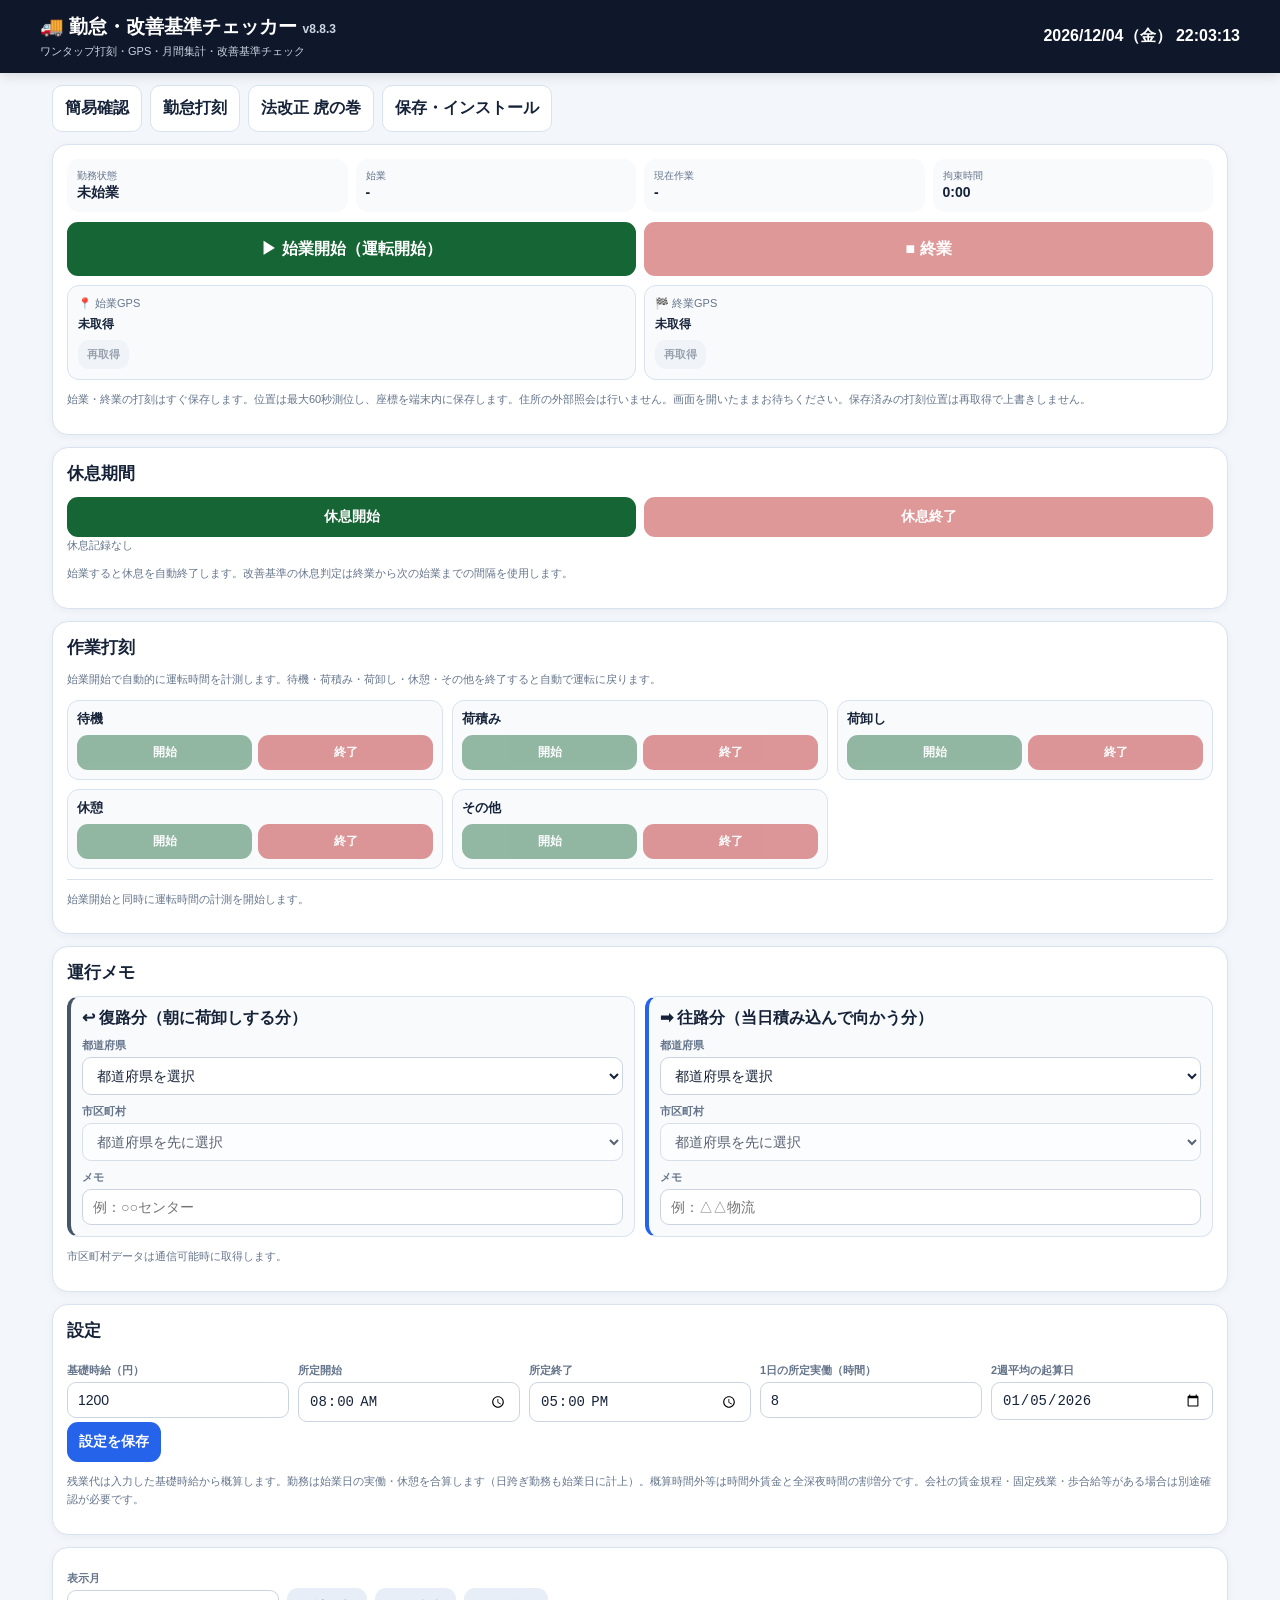
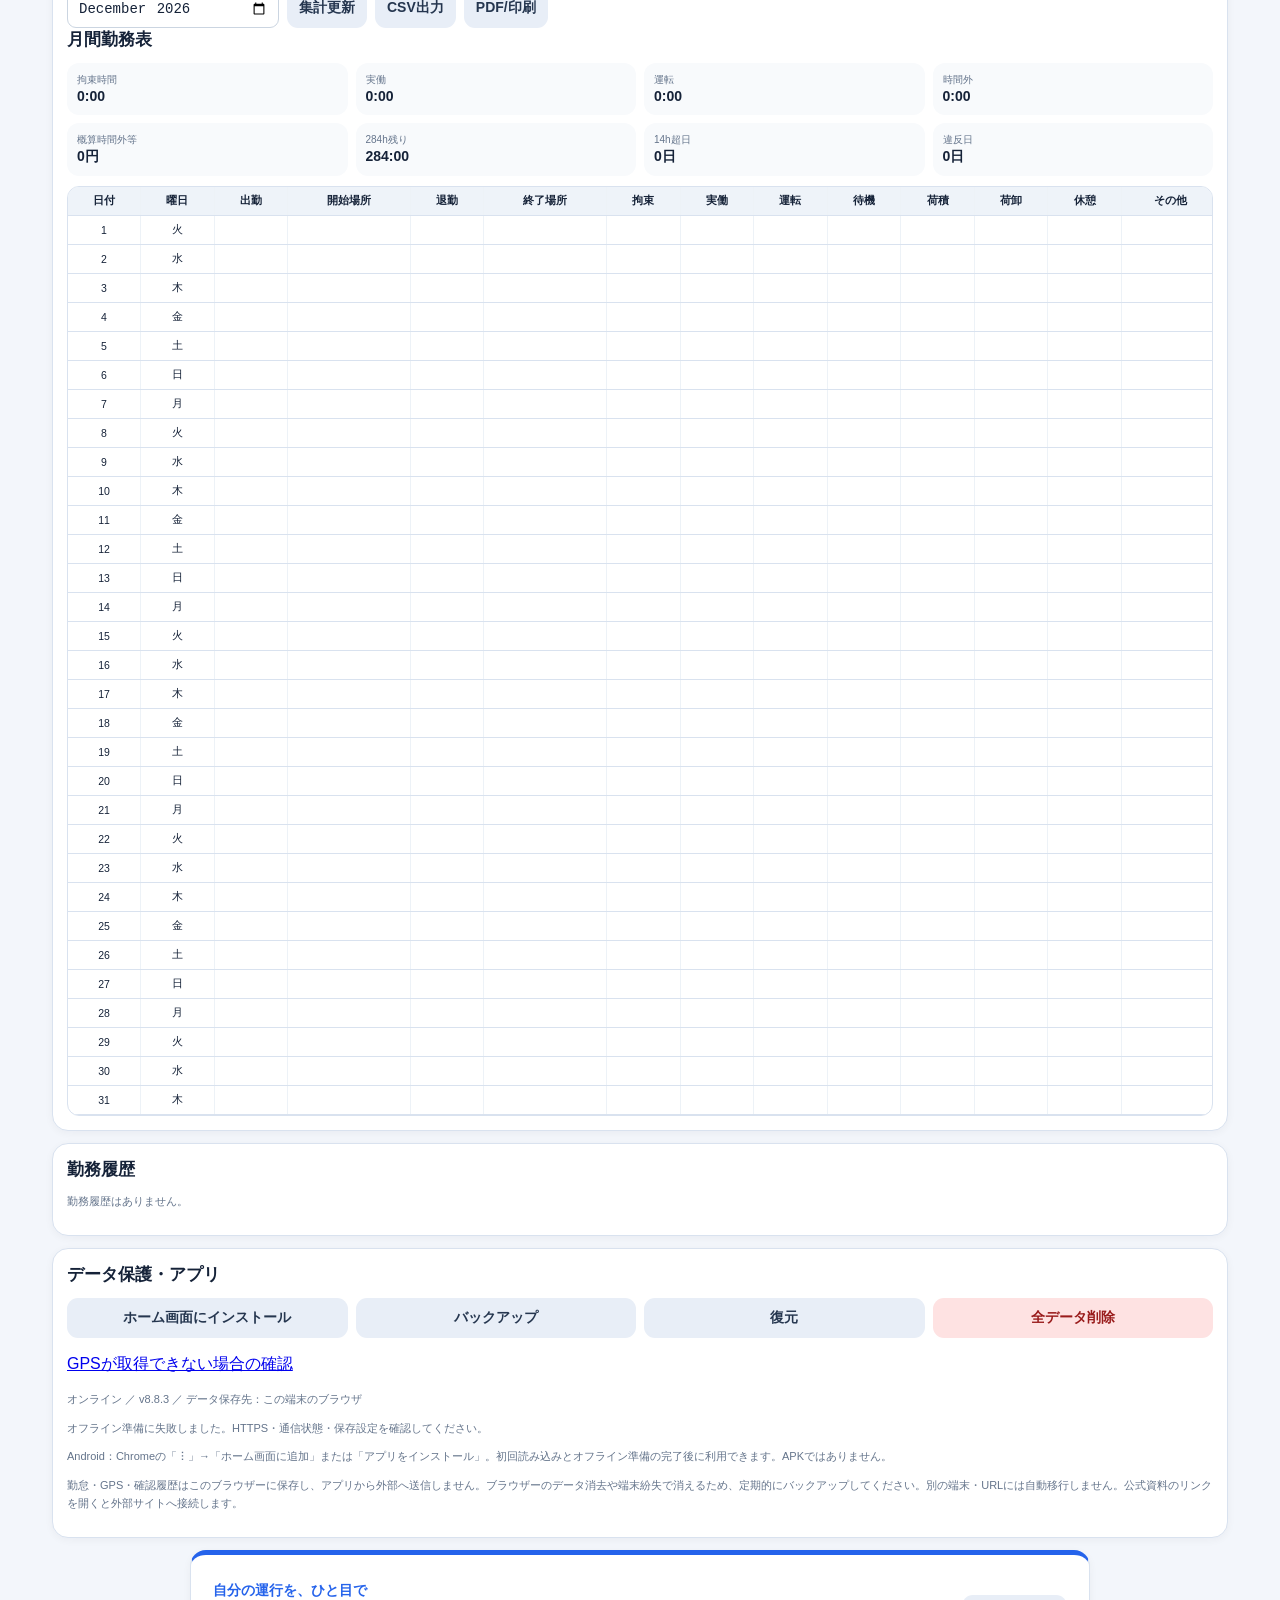
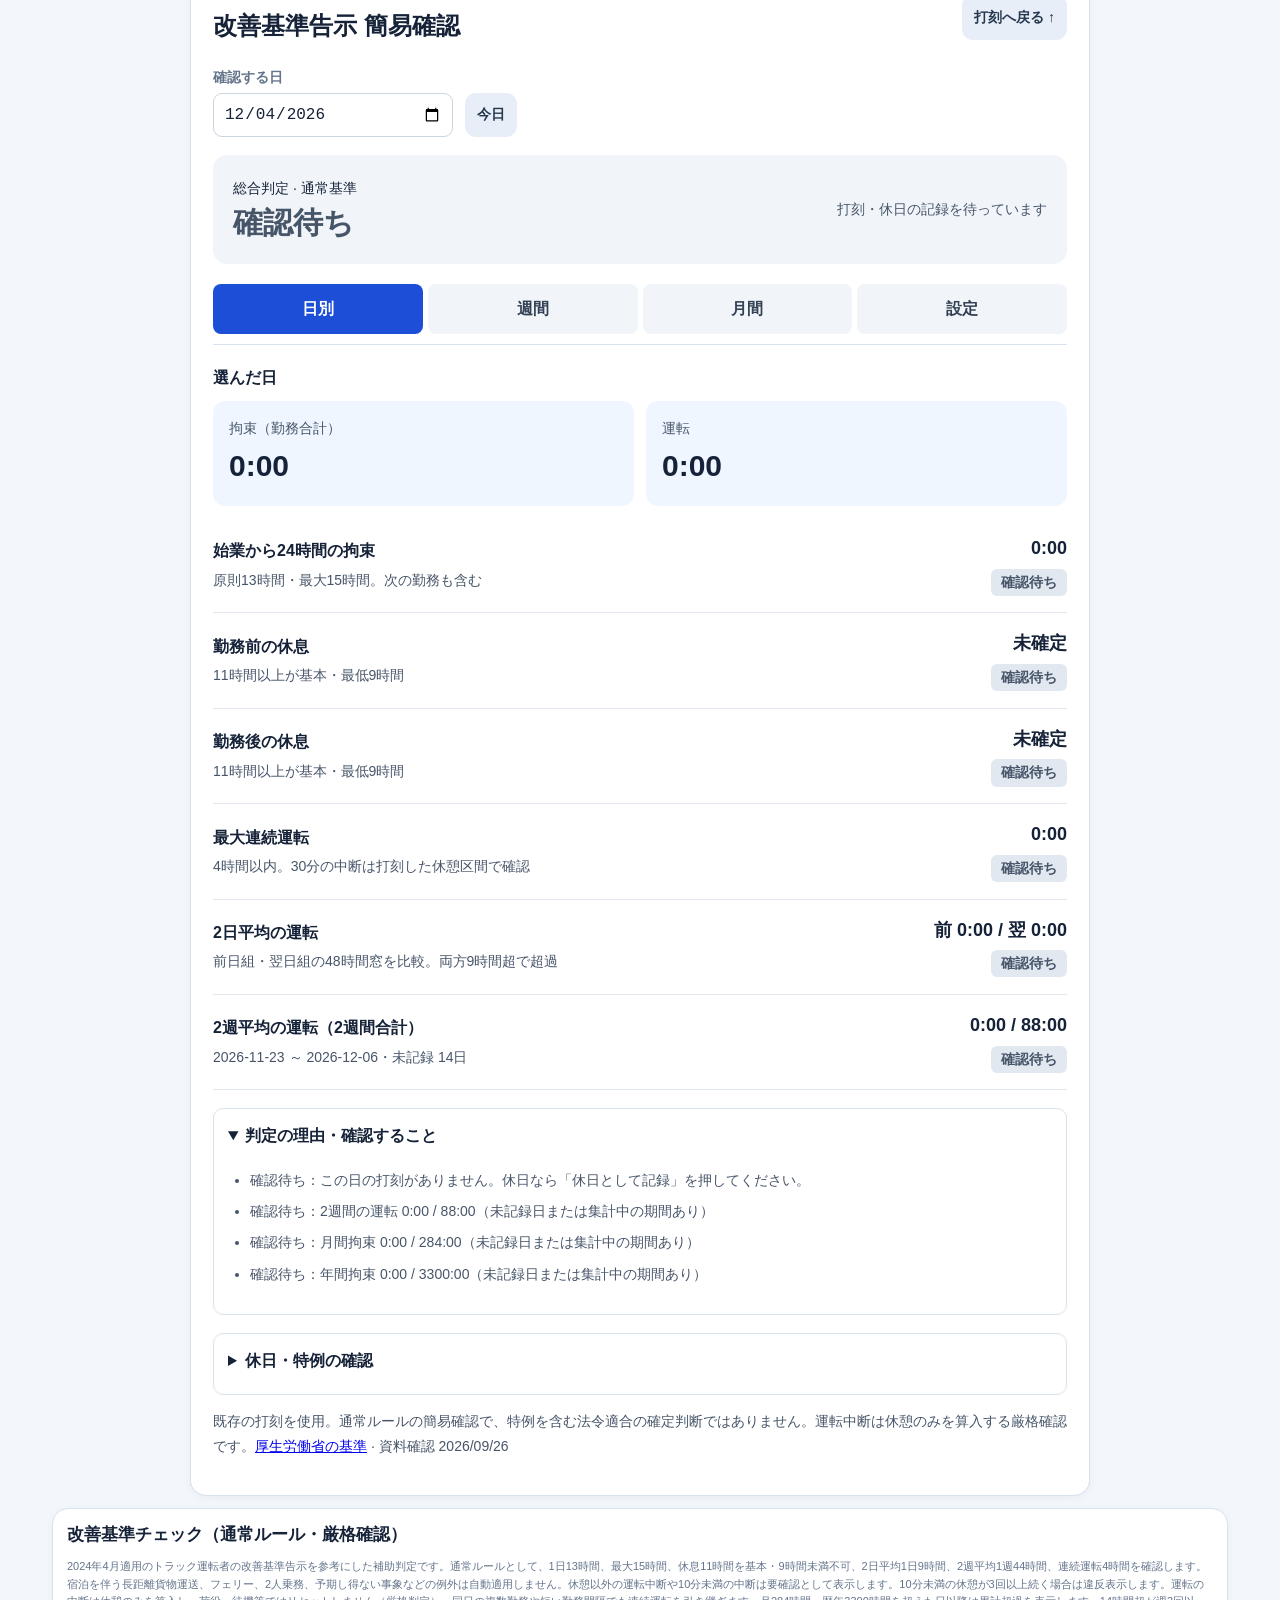
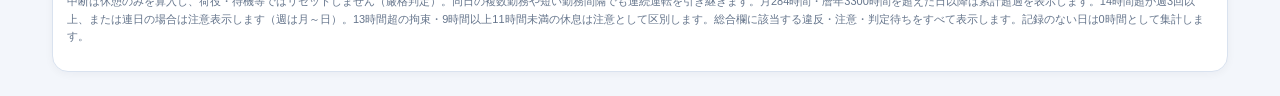
<file: index.html>
<!doctype html>
<html lang="ja">
<head>
  <meta charset="utf-8">
  <meta name="viewport" content="width=device-width,initial-scale=1,viewport-fit=cover">
  <meta name="theme-color" content="#0f172a">
  <meta name="description" content="トラック運転者向けの勤怠・改善基準チェックPWA">
  <title>運送業 勤怠・改善基準チェッカー v8.8.3</title>
  <link rel="manifest" href="manifest.webmanifest">
  <link rel="icon" href="icon-192.png">
  <link rel="apple-touch-icon" href="icon-192.png">
  <link rel="stylesheet" href="style.css?v=8.8.3">
  <meta name="mobile-web-app-capable" content="yes">
  <meta name="apple-mobile-web-app-capable" content="yes">
  <meta name="apple-mobile-web-app-status-bar-style" content="black-translucent">
</head>
<body>
<header>
  <div class="header-row">
    <div><h1>🚚 勤怠・改善基準チェッカー <small>v8.8.3</small></h1><p>ワンタップ打刻・GPS・月間集計・改善基準チェック</p></div>
    <div id="liveClock" class="clock">--</div>
  </div>
</header>
<main>
  <nav class="app-nav no-print" aria-label="アプリ内移動"><a href="#quickCheck">簡易確認</a><a href="#statusCard">勤怠打刻</a><button id="openLawGuideBtn" type="button" aria-haspopup="dialog" aria-controls="lawGuideDialog">法改正 虎の巻</button><a href="#dataProtection">保存・インストール</a></nav>
  <section class="card no-print" id="statusCard">
    <div class="status-grid">
      <div><span>勤務状態</span><strong id="shiftState">未始業</strong></div>
      <div><span>始業</span><strong id="shiftStartText">-</strong></div>
      <div><span>現在作業</span><strong id="activeTypeText">-</strong></div>
      <div><span>拘束時間</span><strong id="elapsedText">0:00</strong></div>
    </div>
    <div class="main-actions">
      <button id="startShiftBtn" class="btn start big">▶ 始業開始（運転開始）</button>
      <button id="endShiftBtn" class="btn end big">■ 終業</button>
    </div>
    <div class="gps-grid">
      <div class="gps-box"><span>📍 始業GPS</span><strong id="startGpsText">未取得</strong><button id="retryStartGpsBtn" class="btn soft small">再取得</button></div>
      <div class="gps-box"><span>🏁 終業GPS</span><strong id="endGpsText">未取得</strong><button id="retryEndGpsBtn" class="btn soft small">再取得</button></div>
    </div>
    <p class="hint">始業・終業の打刻はすぐ保存します。位置は最大60秒測位し、座標を端末内に保存します。住所の外部照会は行いません。画面を開いたままお待ちください。保存済みの打刻位置は再取得で上書きしません。</p>
  </section>

  <section class="card no-print">
    <h2>休息期間</h2>
    <div class="main-actions"><button id="restStartBtn" class="btn start">休息開始</button><button id="restEndBtn" class="btn end">休息終了</button></div>
    <div id="restStatus" class="hint">休息記録なし</div><p class="hint">始業すると休息を自動終了します。改善基準の休息判定は終業から次の始業までの間隔を使用します。</p>
  </section>

  <section class="card no-print">
    <h2>作業打刻</h2>
    <p class="hint">始業開始で自動的に運転時間を計測します。待機・荷積み・荷卸し・休憩・その他を終了すると自動で運転に戻ります。</p>
    <div id="activityButtons" class="activity-grid"></div>
    <div id="liveTimeline" class="timeline"></div>
  </section>

  <section class="card no-print">
    <h2>運行メモ</h2>
    <div class="route-grid">
      <div class="route-card return"><b>↩ 復路分（朝に荷卸しする分）</b><label>都道府県<select id="returnPref"><option value="">都道府県を選択</option></select></label><label>市区町村<select id="returnCity" disabled><option value="">都道府県を先に選択</option></select></label><label>メモ<input id="returnExtra" placeholder="例：○○センター"></label></div>
      <div class="route-card outbound"><b>➡ 往路分（当日積み込んで向かう分）</b><label>都道府県<select id="outPref"><option value="">都道府県を選択</option></select></label><label>市区町村<select id="outCity" disabled><option value="">都道府県を先に選択</option></select></label><label>メモ<input id="outExtra" placeholder="例：△△物流"></label></div>
    </div>
    <p id="routeDataStatus" class="hint">市区町村データを読み込み中…</p>
  </section>

  <section class="card no-print" id="appSettings">
    <h2>設定</h2>
    <div class="settings-grid">
      <label>基礎時給（円）<input id="hourlyRate" type="number" min="0" step="1"></label>
      <label>所定開始<input id="scheduledStart" type="time"></label>
      <label>所定終了<input id="scheduledEnd" type="time"></label>
      <label>1日の所定実働（時間）<input id="dailyStandardHours" type="number" min="1" max="12" step="0.25"></label>
      <label>2週平均の起算日<input id="biweekStart" type="date"></label>
    </div>
    <button id="saveSettingsBtn" class="btn primary">設定を保存</button>
    <p class="hint">残業代は入力した基礎時給から概算します。勤務は始業日の実働・休憩を合算します（日跨ぎ勤務も始業日に計上）。概算時間外等は時間外賃金と全深夜時間の割増分です。会社の賃金規程・固定残業・歩合給等がある場合は別途確認が必要です。</p>
  </section>

  <section class="card monthly-card">
    <div class="toolbar no-print"><div><label>表示月<input id="monthPicker" type="month"></label></div><button id="refreshBtn" class="btn soft">集計更新</button><button id="csvBtn" class="btn soft">CSV出力</button><button id="printBtn" class="btn soft">PDF/印刷</button></div>
    <h2>月間勤務表</h2>
    <div id="monthSummary" class="summary-grid"></div>
    <div class="table-wrap"><table><thead><tr><th>日付</th><th>曜日</th><th>出勤</th><th>開始場所</th><th>退勤</th><th>終了場所</th><th>拘束</th><th>実働</th><th>運転</th><th>待機</th><th>荷積</th><th>荷卸</th><th>休憩</th><th>その他</th><th>時間外</th><th>深夜</th><th>概算時間外等</th><th>休憩</th><th>24h拘束</th><th>休息</th><th>2日平均</th><th>2週平均</th><th>総合</th><th>復路</th><th>往路</th></tr></thead><tbody id="monthBody"></tbody><tfoot id="monthFoot"></tfoot></table></div>
  </section>

  <section class="card no-print">
    <h2>勤務履歴</h2>
    <div id="history"></div>
  </section>

  <section class="card no-print" id="dataProtection">
    <h2>データ保護・アプリ</h2>
    <div class="backup-grid"><button id="installBtn" class="btn soft">ホーム画面にインストール</button><button id="backupBtn" class="btn soft">バックアップ</button><button id="restoreBtn" class="btn soft">復元</button><input id="restoreFile" type="file" accept="application/json" hidden><button id="clearTestBtn" class="btn danger">全データ削除</button></div>
    <p><a href="./gps-check.html">GPSが取得できない場合の確認</a></p>
    <div id="appStatus" class="hint"></div>
    <p id="offlineStatus" class="hint" role="status">オフライン準備中…</p>
    <button id="reloadAppBtn" class="btn soft" hidden onclick="location.reload()">最新版を開く</button>
    <p class="hint">Android：Chromeの「︙」→「ホーム画面に追加」または「アプリをインストール」。初回読み込みとオフライン準備の完了後に利用できます。APKではありません。</p>
    <p class="hint">勤怠・GPS・確認履歴はこのブラウザーに保存し、アプリから外部へ送信しません。ブラウザーのデータ消去や端末紛失で消えるため、定期的にバックアップしてください。別の端末・URLには自動移行しません。公式資料のリンクを開くと外部サイトへ接続します。</p>
  </section>

  <section class="card quick-check no-print" id="quickCheck" aria-labelledby="quickTitle">
    <div class="quick-heading"><div><span class="quick-eyebrow">自分の運行を、ひと目で</span><h2 id="quickTitle">改善基準告示 簡易確認</h2></div><a href="#statusCard" class="btn soft">打刻へ戻る ↑</a></div>
    <div class="quick-toolbar"><label>確認する日<input id="quickDate" type="date"></label><button id="quickToday" type="button" class="btn soft">今日</button></div>
    <div class="quick-verdict"><div><span>総合判定 · 通常基準</span><strong id="quickTotal" class="quick-total pending">確認待ち</strong></div><p id="quickSummary"></p></div>
    <div class="quick-tabs" aria-label="確認する期間"><button type="button" data-quick-view="day" aria-pressed="true">日別</button><button type="button" data-quick-view="week" aria-pressed="false">週間</button><button type="button" data-quick-view="month" aria-pressed="false">月間</button><a href="#appSettings">設定</a></div>
    <h3 id="quickDetailTitle">選んだ日</h3><div id="quickDetails"></div>
    <details class="quick-explain" open><summary>判定の理由・確認すること</summary><ul id="quickReasons"></ul></details>
    <details class="quick-explain"><summary>休日・特例の確認</summary>
      <button id="quickDayOff" type="button" class="btn soft">休日として記録</button>
      <p class="quick-note">未記録日は休日と決めつけず、確認待ちにします。休日の記録は、勤務のない終了済みの日に行えます。</p>
      <label class="quick-checkbox"><input id="quickLong" type="checkbox">この日は宿泊を伴う長距離運行（特例を確認）</label>
      <p class="quick-note">最大拘束16時間・休息8時間の特例には、週内すべての運行が450km以上、住所地外での休息、週2回まで等の条件があります。9時間未満の休息を含む運行の終了後は12時間以上の休息が必要です。チェックだけで通常基準の超過表示は解除しません。</p>
      <label class="quick-checkbox"><input id="quickUnexpected" type="checkbox">この日は予期し得ない事象あり</label>
      <p class="quick-note">事故・故障・災害等の客観的記録と対応時間を別途確認します。月間・年間・2週間の運転からは控除できません。</p>
    </details>
    <p id="quickSaveStatus" role="status" class="quick-note"></p>
    <p class="quick-note">既存の打刻を使用。通常ルールの簡易確認で、特例を含む法令適合の確定判断ではありません。運転中断は休憩のみを算入する厳格確認です。<a href="https://driver-roudou-jikan.mhlw.go.jp/truck/notice" target="_blank" rel="noopener noreferrer">厚生労働省の基準</a> · 資料確認 2026/09/26</p>
  </section>

  <section class="card rules-card no-print">
    <h2>改善基準チェック（通常ルール・厳格確認）</h2>
    <p class="hint">2024年4月適用のトラック運転者の改善基準告示を参考にした補助判定です。通常ルールとして、1日13時間、最大15時間、休息11時間を基本・9時間未満不可、2日平均1日9時間、2週平均1週44時間、連続運転4時間を確認します。宿泊を伴う長距離貨物運送、フェリー、2人乗務、予期し得ない事象などの例外は自動適用しません。休憩以外の運転中断や10分未満の中断は要確認として表示します。10分未満の休憩が3回以上続く場合は違反表示します。運転の中断は休憩のみを算入し、荷役・待機等ではリセットしません（厳格判定）。同日の複数勤務や短い勤務間隔でも連続運転を引き継ぎます。月284時間・暦年3300時間を超えた日以降は累計超過を表示します。14時間超が週3回以上、または連日の場合は注意表示します（週は月～日）。13時間超の拘束・9時間以上11時間未満の休息は注意として区別します。総合欄に該当する違反・注意・判定待ちをすべて表示します。記録のない日は0時間として集計します。</p>
  </section>
</main>
<dialog id="lawGuideDialog" aria-labelledby="lawTitle">
  <div class="law-dialog-toolbar"><button id="closeLawGuideBtn" type="button" class="btn soft" autofocus>閉じる ×</button></div>
  <section class="card law-guide no-print" id="lawGuide" aria-labelledby="lawTitle">
    <div class="law-heading"><div><span class="law-eyebrow">運送業 法令・改善確認</span><h2 id="lawTitle">法改正 虎の巻</h2></div><span class="badge pending">資料確認日 2026/09/19</span></div>
    <p>いつから、誰が、何をするか。日々の運行と事業所の対応を確認できます。</p>
    <p class="hint">確認済みは内容を読んだ記録です。法令適合の認定や行政への届出にはなりません。2028年欄は公布後3年以内に施行される制度の準備項目です。</p>

    <section class="audit-checklist" aria-labelledby="auditTitle">
      <h3 id="auditTitle">改善基準告示・監査重点チェック項目</h3>
      <p class="audit-note">重要度はご自身の確認のための目安で、行政が定めた監査順位ではありません。通常基準を中心に、特例は条件も確認してください。資料確認日：2026/09/26。</p>
      <table class="audit-table"><caption>重要度・項目・基準・監査／実務上の確認ポイント（12項目）</caption><thead><tr><th scope="col">重要度</th><th scope="col">項目</th><th scope="col">基準</th><th scope="col">監査・実務上の確認ポイント</th></tr></thead><tbody>
<tr><td data-label="重要度">🔴 最重要</td><th scope="row">1日の拘束時間</th><td data-label="基準">原則13時間以内。延長しても15時間以内。14時間超は週2回までが目安。</td><td data-label="確認ポイント">出庫～帰庫だけでなく始業～終業で確認。1日は始業から24時間で、次の勤務が含まれる場合も確認。</td></tr>
<tr><td data-label="重要度">🔴 最重要</td><th scope="row">休息期間</th><td data-label="基準">継続11時間以上を与えるよう努めることを基本とし、9時間を下回らない。</td><td data-label="確認ポイント">終業から次の始業まで、使用者の拘束を受けない時間を見る。</td></tr>
<tr><td data-label="重要度">🔴 最重要</td><th scope="row">運転手の休日（休息期間＋24時間）</th><td data-label="基準">通常勤務は、最低9時間の休息＋24時間＝連続33時間以上。休息11時間を確保する場合は、11時間＋24時間＝35時間以上。</td><td data-label="確認ポイント">終業から次の始業まで、連続して労働義務のない時間を確認。「8時間＋24時間＝32時間」は2024年3月までの通常基準。現行の特例は適用条件を個別確認し、どの場合も休日が30時間未満にならないようにする。</td></tr>
<tr><td data-label="重要度">🔴 最重要</td><th scope="row">1か月拘束時間</th><td data-label="基準">原則284時間以内。</td><td data-label="確認ポイント">勤務表・デジタコ・運転日報を月単位で照合。労使協定による延長は別途条件を確認。</td></tr>
<tr><td data-label="重要度">🔴 最重要</td><th scope="row">年間拘束時間</th><td data-label="基準">原則3,300時間以内。</td><td data-label="確認ポイント">毎月の累計と会社の起算日を確認。月だけでなく年の上限も管理。</td></tr>
<tr><td data-label="重要度">🔴 重要</td><th scope="row">連続運転時間</th><td data-label="基準">4時間以内。合計30分以上の中断を確保（原則、休憩）。</td><td data-label="確認ポイント">分割する中断は1回おおむね10分以上。10分未満の中断が3回以上連続しないこと等も確認。駐停車できない場合の例外は個別確認。</td></tr>
<tr><td data-label="重要度">🔴 重要</td><th scope="row">2日平均運転時間</th><td data-label="基準">2日平均で1日9時間以内。</td><td data-label="確認ポイント">単日だけで判断しない。特定日と前日、特定日と翌日の各48時間の平均を確認し、両方9時間を超える場合に違反となる。</td></tr>
<tr><td data-label="重要度">🔴 重要</td><th scope="row">2週平均運転時間</th><td data-label="基準">2週間平均で1週44時間以内（2週間合計88時間以内）。</td><td data-label="確認ポイント">起算日から2週間ごとに区切り、デジタコ等の運転時間を集計。</td></tr>
<tr><td data-label="重要度">🟠 重要</td><th scope="row">休日労働</th><td data-label="基準">2週間に1回以内。休日労働によって拘束時間の上限を超えない。</td><td data-label="確認ポイント">法定休日・休日の振替の扱いと、対象となる2週間の休日労働の回数を確認。連続しているかだけで判断しない。</td></tr>
<tr><td data-label="重要度">🟠 重要</td><th scope="row">長距離運行特例</th><td data-label="基準">条件を満たす場合のみ、最大拘束16時間・休息8時間以上を各週2回まで。</td><td data-label="確認ポイント">週内の全運行が450km以上で、住所地外での休息等の条件が必要。9時間未満の休息を含む運行の終了後は継続12時間以上の休息。「長距離だから自動適用」ではない。</td></tr>
<tr><td data-label="重要度">🟠 重要</td><th scope="row">分割休息</th><td data-label="基準">継続9時間以上の休息を与えることが困難な場合の例外。1回継続3時間以上、2分割は合計10時間以上、3分割は合計12時間以上。</td><td data-label="確認ポイント">一定期間（1か月程度が限度）の全勤務回数の2分の1まで。3分割の日が連続しないよう努める。日常的な運用や長距離特例併用時は条件を確認。</td></tr>
<tr><td data-label="重要度">🟠 重要</td><th scope="row">1運行144時間</th><td data-label="基準">一の運行の最初の勤務開始から最後の勤務終了まで144時間以内。</td><td data-label="確認ポイント">長距離・数日運行で、休息を含む経過時間を確認。国土交通省の別の基準による規定。フェリー乗船時の対象休息期間は除外。</td></tr>
      </tbody></table>
      <details class="audit-notes"><summary>休日の具体例（33時間・35時間）</summary><p>例：土曜日18時に終業した場合、月曜日3時まで労働義務がなければ連続33時間です。休息11時間＋休日24時間を確保するなら、月曜日5時まで連続35時間となります。</p><p>日曜日に出勤していないだけでは、休日に必要な連続時間を満たすとは限りません。2日続けて休日を与える場合は、2回目の休日にも24時間以上が必要です。勤務形態・特例と法定休日の扱いは会社の勤務表と合わせて確認してください。</p><p><a href="https://driver-roudou-jikan.mhlw.go.jp/pdf/ltxt-truck.pdf#page=19" target="_blank" rel="noopener noreferrer">厚生労働省：休日の取扱い（冊子17～18ページ）</a></p><p>この項目は確認用の説明です。簡易確認画面の「休日として記録」は、連続33時間等を自動検証する機能ではありません。</p></details>
      <details class="audit-notes"><summary>特例・出典の補足</summary><p>労使協定による拘束時間の延長は年3,400時間・月310時間まで（年6か月まで）。284時間超は連続3か月まで等の条件があります。分割休息や長距離特例の併用も、公式資料で条件を確認してください。</p><p>この表は確認用の資料です。休日労働・分割休息・1運行144時間など、この表の全項目がアプリの自動判定に追加されるわけではありません。</p><ul><li><a href="https://driver-roudou-jikan.mhlw.go.jp/truck/notice" target="_blank" rel="noopener noreferrer">厚生労働省：トラック運転者の改善基準告示・特例</a></li><li><a href="https://www.mhlw.go.jp/content/2023_Pamphlet_T.pdf" target="_blank" rel="noopener noreferrer">厚生労働省：パンフレット（休日労働等）</a></li><li><a href="https://driver-roudou-jikan.mhlw.go.jp/pdf/ltxt-truck.pdf" target="_blank" rel="noopener noreferrer">厚生労働省：学習テキスト（2日平均等）</a></li><li><a href="https://www.mlit.go.jp/notice/noticedata/sgml/2001/68aa2676/68aa2676.html" target="_blank" rel="noopener noreferrer">国土交通省：勤務時間・乗務時間の基準（1運行144時間）</a></li></ul></details>
    </section>
    <h3 class="law-articles-title">法改正の記事を確認</h3>
    <div class="law-filters"><label>対象年<select id="lawYear"><option value="all">すべての年</option><option value="2024">2024年・施行済み</option><option value="2026">2026年・施行済み</option><option value="2028">2028年まで・施行準備</option></select></label><label>キーワード<input id="lawSearch" type="search" placeholder="休息、委託、許可など"></label><label class="law-checkbox"><input id="lawUnchecked" type="checkbox">未確認のみ</label></div>
    <p id="lawProgress" role="status"></p><p id="lawSaveStatus" role="status" class="hint"></p>
    <div id="lawCards"></div>
    <p class="hint">2025年4月施行の書面交付・実運送体制管理簿等も継続対応が必要です。<a href="https://www.mlit.go.jp/jidosha/jidosha_mn4_000014.html" target="_blank" rel="noopener noreferrer">国土交通省の2025年改正資料</a>を確認してください。本文と確認状態はオフラインでも利用できます。公式資料の閲覧には通信が必要です。</p>
  </section>
</dialog>
<script src="law-guide.js?v=8.8.3" defer></script>
<script src="app.js?v=8.8.3" defer></script>
<script src="quick-check.js?v=8.8.3" defer></script>
</body>
</html>
</file>
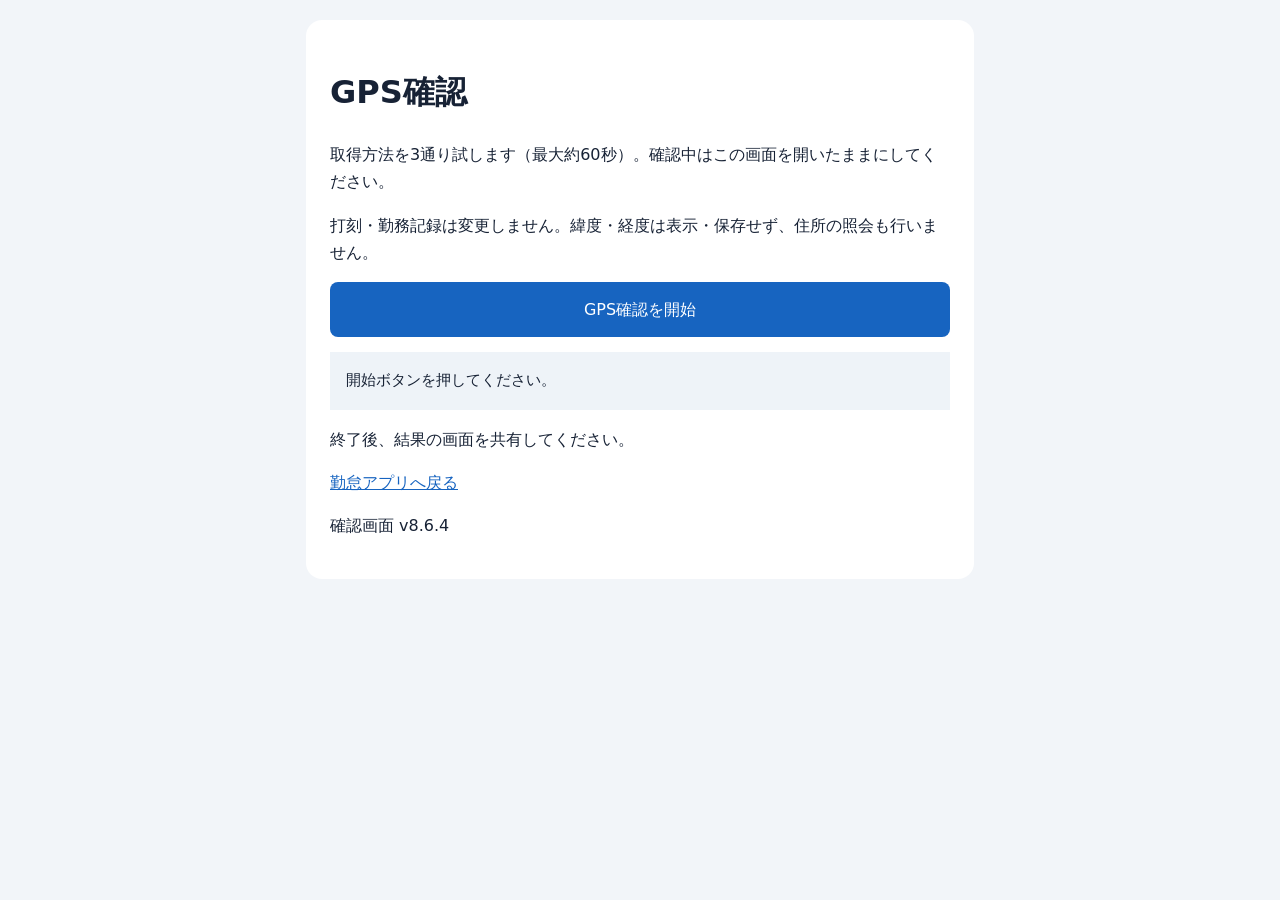
<file: gps-check.html>
<!doctype html><html lang="ja"><meta charset="utf-8"><meta name="viewport" content="width=device-width,initial-scale=1"><title>GPS確認 v8.6.4</title><style>body{font:16px/1.7 system-ui,sans-serif;background:#f2f5f9;color:#172235;margin:0;padding:20px}main{max-width:620px;margin:auto;background:white;padding:24px;border-radius:16px}button{font:inherit;padding:14px;border:0;border-radius:8px;background:#1764c0;color:white;width:100%}button:disabled{opacity:.6}pre{white-space:pre-wrap;overflow-wrap:anywhere;background:#eef3f8;padding:16px;font:15px/1.7 system-ui}a{color:#1764c0}</style><main><h1>GPS確認</h1><p>取得方法を3通り試します（最大約60秒）。確認中はこの画面を開いたままにしてください。</p><p>打刻・勤務記録は変更しません。緯度・経度は表示・保存せず、住所の照会も行いません。</p><button id="start">GPS確認を開始</button><pre id="result" aria-live="polite">開始ボタンを押してください。</pre><p>終了後、結果の画面を共有してください。</p><a href="./">勤怠アプリへ戻る</a><p>確認画面 v8.6.4</p></main><script src="gps-check.js?v=8.6.4"></script></html>
</file>
<file: style.css>
:root{--bg:#f3f6fb;--card:#fff;--ink:#152238;--muted:#64748b;--line:#d9e2ef;--nav:#0f172a;--green:#166534;--red:#b91c1c;--blue:#2563eb;--warn:#b66a00;--bad:#c62828;--good:#17803d;--soft:#f1f5f9}
.quick-check{border-top:5px solid #2563eb!important;padding:22px!important;max-width:900px;margin-inline:auto!important;font-size:16px;line-height:1.65}.quick-heading{display:flex;justify-content:space-between;align-items:center;gap:12px;flex-wrap:wrap}.quick-heading h2{font-size:24px;margin:2px 0 12px}.quick-heading a{text-decoration:none}.quick-eyebrow{font-size:14px;font-weight:700;color:#2563eb}.quick-toolbar{display:flex;align-items:end;gap:12px;margin-bottom:18px}.quick-toolbar label{font-size:14px;max-width:240px;flex:1}.quick-check input{font-size:16px;min-height:44px}.quick-verdict{display:flex;align-items:center;justify-content:space-between;gap:20px;background:#f1f5f9;border-radius:14px;padding:20px}.quick-verdict span{font-size:14px}.quick-verdict p{font-size:14px;color:#475569}.quick-total{display:block;font-size:30px;line-height:1.4;background:transparent!important}.quick-tabs{display:grid;grid-template-columns:repeat(4,1fr);gap:5px;border-bottom:1px solid #d9e2ef;margin-top:20px;padding-bottom:10px}.quick-tabs button,.quick-tabs a{border:0;background:#f1f5f9;color:#334155;border-radius:8px;padding:12px 4px;font:inherit;font-weight:700;text-align:center;text-decoration:none;cursor:pointer}.quick-tabs button.selected{background:#1d4ed8;color:white}.quick-metrics{display:grid;grid-template-columns:1fr 1fr;gap:12px;margin-bottom:12px}.quick-metrics div{background:#eff6ff;border-radius:12px;padding:16px}.quick-metrics span{display:block;color:#475569;font-size:14px}.quick-metrics strong{font-size:30px;font-variant-numeric:tabular-nums}.quick-row{display:flex;justify-content:space-between;align-items:center;gap:18px;padding:16px 0;border-bottom:1px solid #e2e8f0}.quick-row p{font-size:14px;color:#475569;margin:4px 0 0}.quick-value{text-align:right;font-weight:800;font-size:18px;min-width:140px;font-variant-numeric:tabular-nums}.quick-badge{display:inline-block;font-size:14px;padding:2px 10px;border-radius:6px;margin-top:5px}.quick-check .warn{color:#805000}.quick-explain{margin-top:18px;border:1px solid #d9e2ef;padding:14px;border-radius:10px}.quick-explain summary{font-weight:700;cursor:pointer;min-height:32px}.quick-explain ul{padding-left:22px;font-size:14px}.quick-explain li{margin:8px 0;overflow-wrap:anywhere}.quick-note{font-size:14px;color:#475569;line-height:1.8}.quick-checkbox{display:flex;align-items:center;gap:10px;font-size:16px;color:#152238}.quick-checkbox input{width:22px;height:22px;min-height:22px;flex:none}.quick-days{display:grid;grid-template-columns:repeat(4,1fr);gap:8px;margin-top:16px}.quick-days span{display:block;font-weight:400;margin-top:5px}.quick-check h3{font-size:16px;margin:20px 0 10px}.quick-check .btn{min-height:44px}.quick-check .btn:disabled{cursor:not-allowed}
@media(max-width:600px){.quick-check{padding:16px!important}.quick-heading h2{font-size:21px}.quick-verdict{display:block;padding:16px}.quick-verdict p{margin:8px 0 0}.quick-row{gap:10px}.quick-value{min-width:108px;font-size:16px}.quick-days{grid-template-columns:repeat(2,1fr)}.quick-metrics strong{font-size:26px}}
*{box-sizing:border-box}body{margin:0;font-family:-apple-system,BlinkMacSystemFont,"Segoe UI","Noto Sans JP",sans-serif;background:var(--bg);color:var(--ink)}header{position:sticky;top:0;z-index:10;background:var(--nav);color:#fff;padding:14px 14px;box-shadow:0 2px 12px #0002}.header-row{max-width:1200px;margin:auto;display:flex;justify-content:space-between;align-items:center;gap:12px}h1{font-size:19px;margin:0}h1 small{font-size:12px;color:#cbd5e1}header p{font-size:11px;color:#cbd5e1;margin:4px 0 0}.clock{font-weight:800;font-size:16px;white-space:nowrap}main{max-width:1200px;margin:auto;padding:12px}.card{background:var(--card);border:1px solid var(--line);border-radius:16px;padding:14px;margin-bottom:12px;box-shadow:0 2px 8px #0f172a0b}h2{font-size:17px;margin:0 0 12px}.status-grid,.summary-grid{display:grid;grid-template-columns:repeat(4,1fr);gap:8px}.status-grid>div,.summary-item{background:#f8fafc;border-radius:12px;padding:10px}.status-grid span,.summary-item span{display:block;font-size:10px;color:var(--muted)}.status-grid strong,.summary-item strong{font-size:14px}.main-actions{display:grid;grid-template-columns:1fr 1fr;gap:8px;margin-top:10px}.btn{border:0;border-radius:11px;padding:11px 12px;font-weight:800;font-size:14px;cursor:pointer}.btn:disabled{opacity:.45}.big{font-size:16px;min-height:54px}.start{background:var(--green);color:white}.end{background:var(--red);color:white}.primary{background:var(--blue);color:white}.soft{background:#e8eef7;color:#25364f}.danger{background:#fee2e2;color:#991b1b}.small{padding:7px 9px;font-size:11px;margin-top:6px}.gps-grid{display:grid;grid-template-columns:1fr 1fr;gap:8px;margin-top:9px}.gps-box{border:1px solid var(--line);border-radius:12px;padding:10px;background:#f8fafc}.gps-box span{display:block;font-size:11px;color:var(--muted)}.gps-box strong{display:block;margin-top:4px;font-size:12px;line-height:1.45;word-break:break-word}.hint{font-size:11px;color:var(--muted);line-height:1.6}.route-grid{display:grid;grid-template-columns:1fr 1fr;gap:10px}.route-card{border:1px solid var(--line);border-radius:12px;padding:11px;background:#f8fafc}.route-card.return{border-left:4px solid #475569}.route-card.outbound{border-left:4px solid var(--blue)}label{display:block;font-size:11px;color:var(--muted);font-weight:700;margin-top:9px}input,select{width:100%;padding:9px 10px;border:1px solid #cbd5e1;border-radius:9px;background:white;color:var(--ink);font-size:14px;margin-top:4px}.activity-grid{display:grid;grid-template-columns:repeat(3,1fr);gap:9px}.activity-card{border:1px solid var(--line);border-radius:12px;padding:9px;background:#f8fafc}.activity-card b{display:block;font-size:13px;margin-bottom:7px}.pair{display:grid;grid-template-columns:1fr 1fr;gap:6px}.pair .btn{font-size:12px;padding:9px 5px}.timeline{margin-top:10px;border-top:1px solid var(--line)}.timeline-row{display:grid;grid-template-columns:95px 1fr auto;gap:8px;padding:7px 2px;border-bottom:1px dashed #e5e7eb;font-size:12px}.timeline-row .running{color:var(--blue);font-weight:800}.settings-grid{display:grid;grid-template-columns:repeat(5,1fr);gap:9px}.toolbar{display:flex;flex-wrap:wrap;gap:8px;align-items:end}.toolbar>div{min-width:190px}.table-wrap{overflow:auto;border:1px solid var(--line);border-radius:12px;margin-top:10px}table{border-collapse:collapse;width:100%;min-width:2200px;font-size:10.5px}th,td{padding:7px 5px;border-right:1px solid #edf2f7;border-bottom:1px solid var(--line);text-align:center;white-space:nowrap}th{background:#eef3f9;position:sticky;top:0}td.wrap{white-space:normal;text-align:left;min-width:130px}.row-bad{background:#fff1f2}.row-warn{background:#fffbeb}.badge{display:inline-block;padding:4px 7px;border-radius:999px;font-size:10px;font-weight:800}.good{background:#dcfce7;color:var(--good)}.warn{background:#fff1c9;color:var(--warn)}.bad{background:#fee2e2;color:var(--bad)}.pending{background:#e2e8f0;color:#475569}.history-item{border:1px solid var(--line);border-radius:12px;padding:11px;margin-top:8px}.history-head{display:flex;justify-content:space-between;gap:8px}.history-title{font-weight:800}.history-meta{font-size:11px;color:var(--muted);line-height:1.5;margin-top:5px}.history-actions{display:flex;gap:7px;margin-top:8px}.backup-grid{display:grid;grid-template-columns:repeat(4,1fr);gap:8px}.gps-ok{color:var(--green)}.gps-error{color:var(--red)}.gps-wait{color:var(--blue)}
@media(max-width:760px){.header-row{display:block}.clock{margin-top:6px}.status-grid,.summary-grid{grid-template-columns:1fr 1fr}.route-grid,.gps-grid{grid-template-columns:1fr}.activity-grid{grid-template-columns:1fr 1fr}.settings-grid{grid-template-columns:1fr 1fr}.backup-grid{grid-template-columns:1fr 1fr}.toolbar{display:grid;grid-template-columns:1fr 1fr}.toolbar>div{min-width:0}.toolbar .btn{width:100%}}
@media print{header,.no-print{display:none!important}body{background:#fff}main{max-width:none;padding:0}.card{border:0;box-shadow:none;padding:0}.table-wrap{overflow:visible;border:0}table{min-width:0;font-size:7px}th,td{padding:3px 2px}.summary-grid{grid-template-columns:repeat(5,1fr)}@page{size:A4 landscape;margin:5mm}}

.gps-cell{min-width:90px!important;max-width:120px;line-height:1.35}

.overall-cell{min-width:280px!important;max-width:440px;white-space:normal;vertical-align:top}.issue-list{margin:6px 0;padding-left:16px;line-height:1.6;text-align:left}.issue-bad{color:#991b1b;font-weight:700}.issue-warn{color:#854d0e}.issue-pending{color:#475569}.history-issues{font-size:12px;line-height:1.6}.gps-box strong{line-height:1.6}.gps-cell{white-space:normal;overflow-wrap:anywhere}@media print{.overall-cell{min-width:140px!important;max-width:220px}.issue-list{padding-left:10px}}

.app-nav{display:flex;flex-wrap:wrap;gap:8px;margin-bottom:12px}.app-nav a{background:#fff;border:1px solid var(--line);border-radius:10px;padding:12px;color:var(--ink);font-weight:700;text-decoration:none}section[id]{scroll-margin-top:120px}.law-heading{display:flex;flex-wrap:wrap;align-items:center;justify-content:space-between;gap:12px}.law-heading h2{font-size:24px;margin:6px 0}.law-eyebrow{font-size:12px;color:var(--green);font-weight:800}.law-filters{display:flex;flex-wrap:wrap;gap:12px;align-items:end}.law-filters>label{flex:1;min-width:160px}.law-checkbox,.law-confirm{display:flex;align-items:center;gap:10px}.law-checkbox input,.law-confirm input{width:22px;height:22px;flex:none;accent-color:#166534}.law-card{border:1px solid var(--line);border-left:4px solid #166534;border-radius:12px;padding:18px;margin-top:14px;line-height:1.8}.law-card h3{font-size:18px;margin:10px 0}.law-card p{font-size:14px}.law-card a{font-size:13px;overflow-wrap:anywhere}.law-confirm{background:#f1f5f9;border-radius:8px;padding:12px;margin-top:16px;font-size:14px;cursor:pointer;min-height:48px}.law-guide .hint{font-size:12px}a:focus-visible,input:focus-visible,select:focus-visible,button:focus-visible{outline:3px solid #2563eb;outline-offset:3px}

.app-nav button{background:#fff;border:1px solid var(--line);border-radius:10px;padding:12px;color:var(--ink);font:inherit;font-weight:700;cursor:pointer}.app-nav a,.app-nav button{font-size:16px}#lawGuideDialog{width:min(900px,calc(100% - 24px));max-height:calc(100dvh - 32px);padding:0;border:1px solid var(--line);border-radius:16px;color:var(--ink);background:var(--bg);box-shadow:0 20px 70px #0005}#lawGuideDialog::backdrop{background:#0f172aaa}.law-dialog-toolbar{position:sticky;top:0;z-index:2;display:flex;justify-content:flex-end;padding:10px 14px;background:var(--bg);border-bottom:1px solid var(--line)}#lawGuideDialog .law-guide{margin:12px;border:0;box-shadow:none}#lawGuideDialog .law-filters label{font-size:14px}html:has(#lawGuideDialog[open]){overflow:hidden}@media print{#lawGuideDialog{display:none!important}}

.audit-checklist{margin:22px 0;border-top:2px solid #d9e2ef;padding-top:18px}.audit-checklist h3{font-size:20px;margin:0 0 12px;line-height:1.6}.audit-note,.audit-notes{font-size:14px;line-height:1.8}.audit-table{width:100%;min-width:0;table-layout:fixed;font-size:14px;line-height:1.75}.audit-table caption{text-align:left;padding:8px 0;font-size:14px;color:#475569}.audit-table th,.audit-table td{white-space:normal;text-align:left;vertical-align:top;padding:12px 9px;overflow-wrap:anywhere}.audit-table th{position:static}.audit-table thead th:nth-child(1){width:13%}.audit-table thead th:nth-child(2){width:18%}.audit-table thead th:nth-child(3){width:32%}.audit-table tbody th{background:#f1f5f9}.audit-notes{margin-top:14px}.audit-notes summary{cursor:pointer;font-weight:700}.audit-notes a{overflow-wrap:anywhere}.law-articles-title{border-top:2px solid #d9e2ef;padding-top:20px;font-size:20px}@media(max-width:600px){.audit-table,.audit-table tbody,.audit-table tr,.audit-table th,.audit-table td{display:block;width:100%}.audit-table thead{position:absolute;width:1px;height:1px;overflow:hidden;clip-path:inset(50%)}.audit-table tr{margin-bottom:14px;border:1px solid #d9e2ef;border-radius:10px;overflow:hidden}.audit-table td,.audit-table th{border-right:0;padding:10px 12px}.audit-table td[data-label="基準"]::before,.audit-table td[data-label="確認ポイント"]::before{content:attr(data-label);display:block;color:#475569;font-size:13px;font-weight:700;margin-bottom:4px}.audit-table tbody th{font-size:17px}.audit-checklist h3{font-size:18px}}

@media(max-width:600px){.audit-table caption{display:block;width:100%}}
</file>
